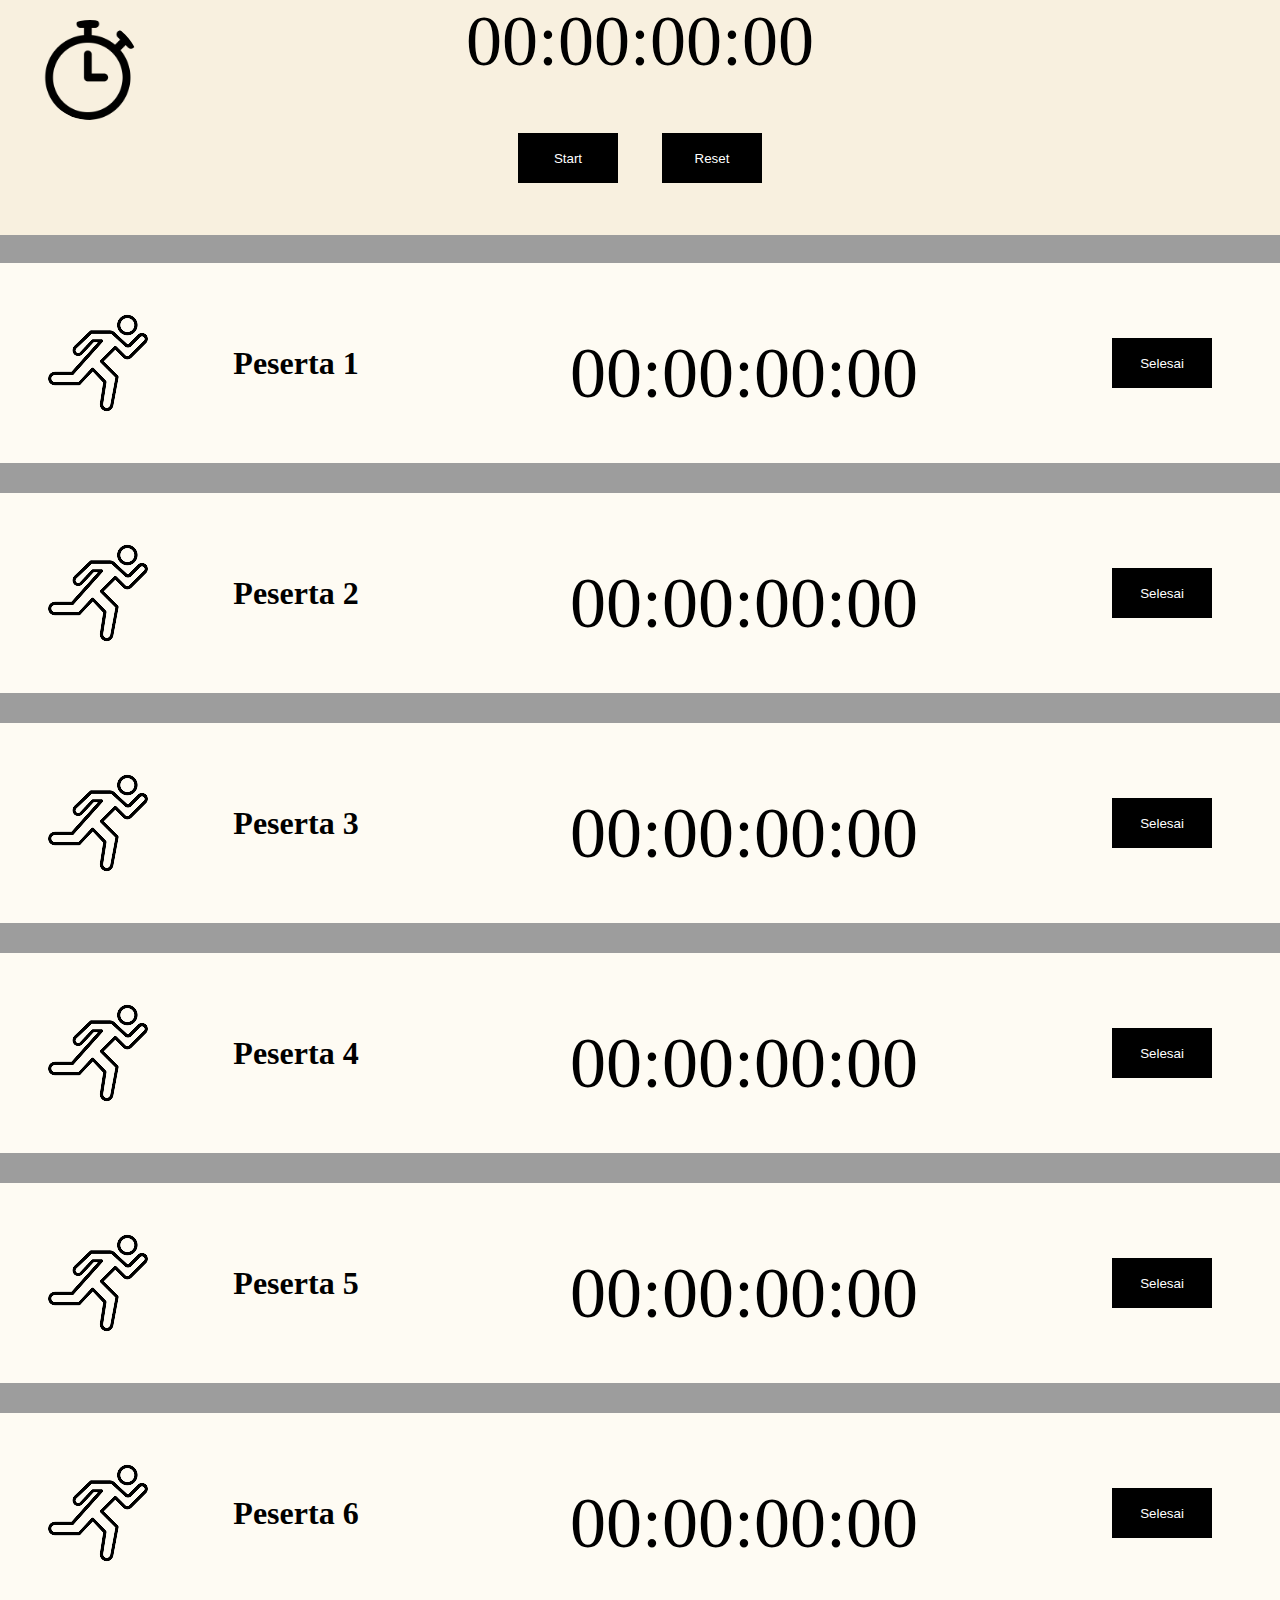
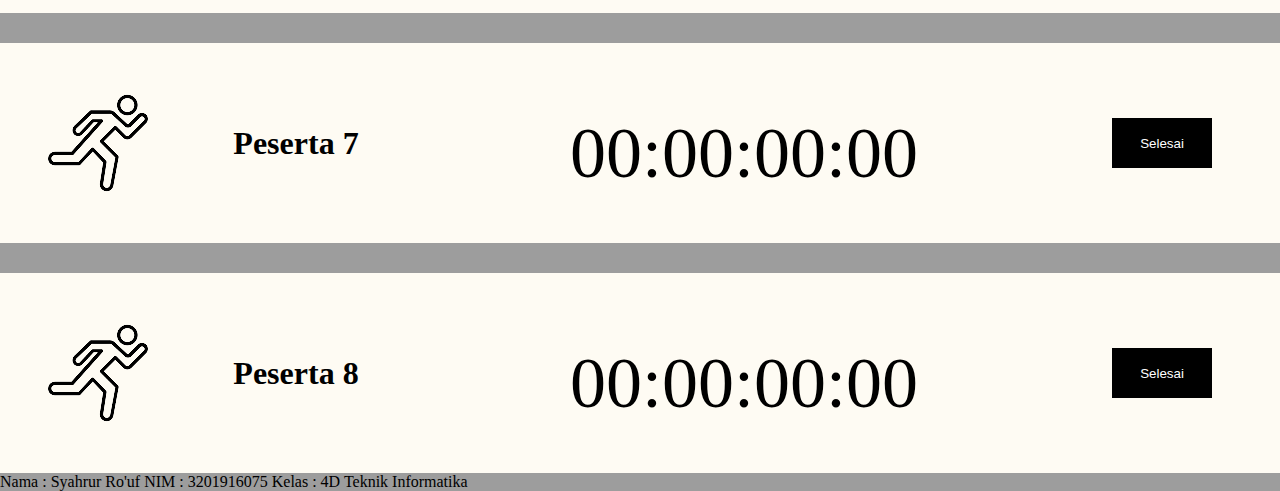
<file: stopwatch/Syahrur Ro'uf_3201916075_UAS.html>
<!DOCTYPE html>
<html lang="en">
    <head>
        <meta charset="UTF-8" />
        <meta http-equiv="X-UA-Compatible" content="IE=edge" />
        <meta name="viewport" content="width=device-width, initial-scale=1.0" />
        <title>Stopwatch</title>
        <link rel="stylesheet" href="style.css" />
        <script src="main.js"></script>
    </head>
    <body>
        <div class="container">
            <div class="Logo">
            <div class="header">
                <div class="logo">
                    <img src="image/stopwatch.png" alt="" />
                </div>
                <div class="thistime">
                    <h1 id="thistime"></h1>
                </div>
            </div>
            <div class="wrapper">
                <div class="display">
                    <p class="timerDisplay" id="timerHrs">00</p>
                    :
                    <p class="timerDisplay" id="timerMins">00</p>
                    :
                    <p class="timerDisplay" id="timerSec">00</p>
                    :
                    <p class="timerDisplay" id="timerMilisec">00</p>
                </div>
            </div>

                <div class="buttons">
                    <button
                        class="btn"
                        type="button"
                        id="startBtn"
                        onclick="startStop()"
                    >
                        Start
                    </button>
                    <button
                        class="btn"
                        type="button"
                        id="resetBtn"
                        onclick="reset()"
                    >
                        Reset
                    </button>
                </div>

                <div class="peserta">
                    <div class="peserta1 peserta0">
                        <div class="image">
                            <img src="image/running.png" />
                        </div>
                        <h1 class="nama">Peserta 1</h1>
                        <div class="display" id="display1">
                            <p class="timerDisplay" id="timerHrs">00</p>
                            :
                            <p class="timerDisplay" id="timerMins">00</p>
                            :
                            <p class="timerDisplay" id="timerSec">00</p>
                            :
                            <p class="timerDisplay" id="timerMilisec">00</p>
                        </div>
                        <button class="btn" id="selesai1" onclick="selesai1()">
                            Selesai
                        </button>
                    </div>

                    <div class="peserta2 peserta0">
                        <div class="image">
                            <img src="image/running.png" />
                        </div>
                        <h1 class="nama">Peserta 2</h1>
                        <div class="display" id="display2">
                            <p class="timerDisplay" id="timerHrs">00</p>
                            :
                            <p class="timerDisplay" id="timerMins">00</p>
                            :
                            <p class="timerDisplay" id="timerSec">00</p>
                            :
                            <p class="timerDisplay" id="timerMilisec">00</p>
                        </div>
                        <button class="btn" id="selesai2" onclick="selesai2()">
                            Selesai
                        </button>
                    </div>

                    <div class="peserta3 peserta0">
                        <div class="image">
                            <img src="image/running.png" />
                        </div>
                        <h1 class="nama">Peserta 3</h1>
                        <div class="display" id="display3">
                            <p class="timerDisplay" id="timerHrs">00</p>
                            :
                            <p class="timerDisplay" id="timerMins">00</p>
                            :
                            <p class="timerDisplay" id="timerSec">00</p>
                            :
                            <p class="timerDisplay" id="timerMilisec">00</p>
                        </div>
                        <button class="btn" id="selesai3" onclick="selesai3()">
                            Selesai
                        </button>
                    </div>

                    <div class="peserta4 peserta0">
                        <div class="image">
                            <img src="image/running.png" />
                        </div>
                        <h1 class="nama">Peserta 4</h1>
                        <div class="display" id="display4">
                            <p class="timerDisplay" id="timerHrs">00</p>
                            :
                            <p class="timerDisplay" id="timerMins">00</p>
                            :
                            <p class="timerDisplay" id="timerSec">00</p>
                            :
                            <p class="timerDisplay" id="timerMilisec">00</p>
                        </div>
                        <button class="btn" id="selesai4" onclick="selesai4()">
                            Selesai
                        </button>    
                    </div>

                    <div class="peserta5 peserta0">
                        <div class="image">
                            <img src="image/running.png" />
                        </div>
                        <h1 class="nama">Peserta 5</h1>
                        <div class="display" id="display5">
                            <p class="timerDisplay" id="timerHrs">00</p>
                            :
                            <p class="timerDisplay" id="timerMins">00</p>
                            :
                            <p class="timerDisplay" id="timerSec">00</p>
                            :
                            <p class="timerDisplay" id="timerMilisec">00</p>
                        </div>
                        <button class="btn" id="selesai5" onclick="selesai5()">
                            Selesai
                        </button> 
                    </div>

                    <div class="peserta6 peserta0">
                        <div class="image">
                            <img src="image/running.png" />
                        </div>
                        <h1 class="nama">Peserta 6</h1>
                        <div class="display" id="display6">
                            <p class="timerDisplay" id="timerHrs">00</p>
                            :
                            <p class="timerDisplay" id="timerMins">00</p>
                            :
                            <p class="timerDisplay" id="timerSec">00</p>
                            :
                            <p class="timerDisplay" id="timerMilisec">00</p>
                        </div>
                        <button class="btn" id="selesai6" onclick="selesai6()">
                            Selesai
                        </button>
                    </div>

                    <div class="peserta7 peserta0">
                        <div class="image">
                            <img src="image/running.png" />
                        </div>
                        <h1 class="nama">Peserta 7</h1>
                        <div class="display" id="display7">
                            <p class="timerDisplay" id="timerHrs">00</p>
                            :
                            <p class="timerDisplay" id="timerMins">00</p>
                            :
                            <p class="timerDisplay" id="timerSec">00</p>
                            :
                            <p class="timerDisplay" id="timerMilisec">00</p>
                        </div>
                        <button class="btn" id="selesai7" onclick="selesai7()">
                            Selesai
                        </button>
                    </div>

                    <div class="peserta8 peserta0">
                        <div class="image">
                            <img src="image/running.png" />
                        </div>
                        <h1 class="nama">Peserta 8</h1>
                        <div class="display" id="display8">
                            <p class="timerDisplay" id="timerHrs">00</p>
                            :
                            <p class="timerDisplay" id="timerMins">00</p>
                            :
                            <p class="timerDisplay" id="timerSec">00</p>
                            :
                            <p class="timerDisplay" id="timerMilisec">00</p>
                        </div>
                    <button class="btn" id="selesai8" onclick="selesai8()">
                        Selesai
                    </button>
                    </div>
                </div>
                <footer>
                    <p>
                        Nama  : Syahrur Ro'uf
                        NIM   : 3201916075
                        Kelas : 4D Teknik Informatika
                    </p>
                </footer>
            </div>
        </div>
    </body>
</html>
</file>
<file: stopwatch/style.css>
* {
    margin: 0;
    padding: 0;
    box-sizing: border-box;
}

body {
    background-color: #9D9D9D;
}

.container {
    width: 100%;
}

.header {
    position: sticky;
}
.Logo{
    margin-top: -20px;
    background-color: #F8F0DF;
    height: 235px;
}

.thistime #thistime {
    position: absolute;
    top: 50px;
    right: 50px;
}

.logo img {
    position: absolute;
    width: 100px;
    height: 100px;
    border-radius: 50%;
    top: 20px;
    left: 40px;
}

.buttons {
    text-align: center;
}

.btn {
    width: 100px;
    height: 50px;
    margin: 50px 20px;
    text-decoration: none;
    cursor: pointer;
    border: none;
    background-color: black;
    color: white;
}

.display {
    margin-top: 20px;
    font-size: 72px;
    display: flex;
    justify-content: center;
}
/* Peserta */
.peserta img {
    width: 100px;
    height: 100px;
}

.peserta0 {
    display: flex;
    justify-content: space-evenly;
    margin-top: 30px;
    align-items: center;
    width: 100%;
    height: 200px;
    background-color: #FEFBF3;
}

.image {
    width: 100px;
    height: 100px;
    justify-content: center;
    display: flex;
    align-items: center;
}

h1.nama {
    width: 200px;
    height: 100px;
    text-align: center;
    line-height: 100px;
}

#display1,
#display2,
#display3,
#display4,
#display5,
#display6,
#display7,
#display8 {
    font-size: 72px;
    width: 600px;
    line-height: 100px;
    height: 100px;
}
</file>
